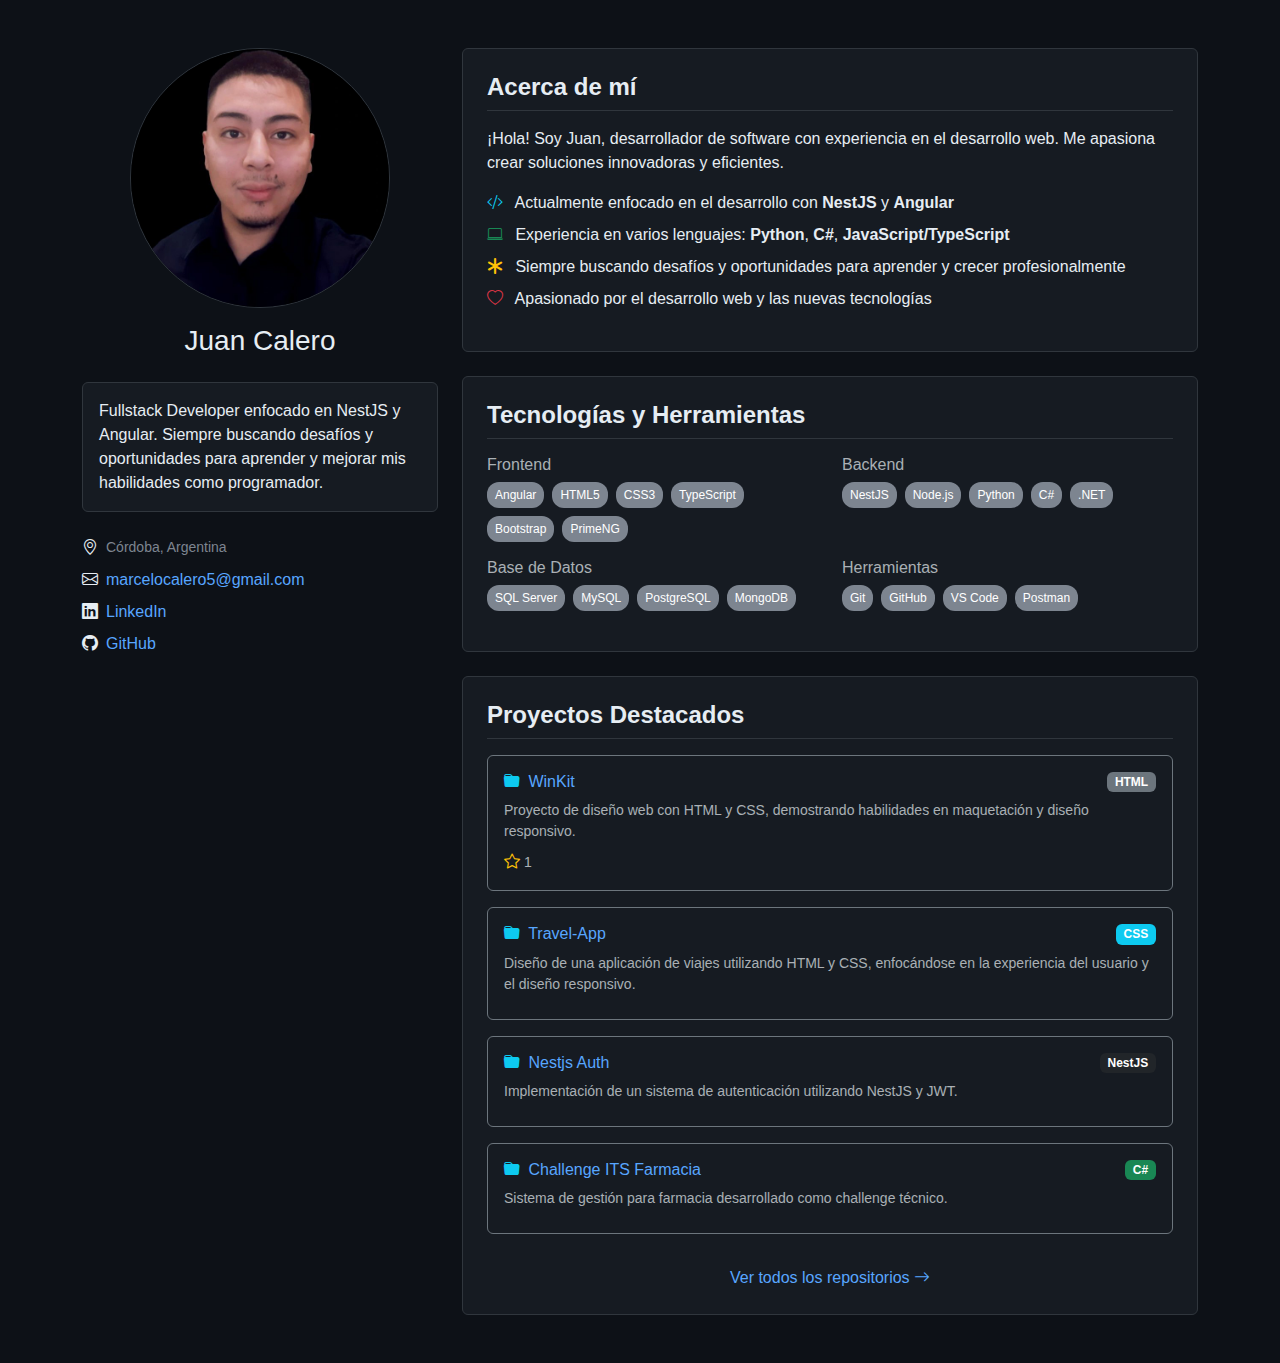
<file: index.html>
<!DOCTYPE html>
<html lang="es" data-bs-theme="dark">
  <head>
    <meta charset="UTF-8" />
    <meta name="viewport" content="width=device-width, initial-scale=1.0" />
    <title>Juan Calero - Fullstack Developer</title>
    <link
      href="https://cdn.jsdelivr.net/npm/bootstrap@5.3.2/dist/css/bootstrap.min.css"
      rel="stylesheet"
    />
    <link
      rel="stylesheet"
      href="https://cdn.jsdelivr.net/npm/bootstrap-icons@1.11.0/font/bootstrap-icons.css"
    />
    <link rel="stylesheet" href="styles.css" />
  </head>
  <body>
    <div class="container py-5">
      <div class="row">
        <div class="col-md-4">
          <div class="text-center mb-4">
            <img
              src="assets/profile.jpeg"
              alt="Juan Calero"
              class="profile-img mb-3"
            />
            <h1 class="h3 mb-0">Juan Calero</h1>
          </div>

          <div class="github-card p-3 mb-4">
            <p class="bio-text mb-0">
              Fullstack Developer enfocado en NestJS y Angular. Siempre buscando
              desafíos y oportunidades para aprender y mejorar mis habilidades
              como programador.
            </p>
          </div>

          <div class="mb-4">
            <div class="d-flex align-items-center mb-2">
              <i class="bi bi-geo-alt me-2"></i>
              <span class="location-text">Córdoba, Argentina</span>
            </div>
            <div class="d-flex align-items-center mb-2">
              <i class="bi bi-envelope me-2"></i>
              <a href="mailto:marcelocalero5@gmail.com" class="contact-link"
                >marcelocalero5@gmail.com</a
              >
            </div>
            <div class="d-flex align-items-center mb-2">
              <i class="bi bi-linkedin me-2"></i>
              <a
                href="https://www.linkedin.com/in/juan-calero/"
                target="_blank"
                class="contact-link"
                >LinkedIn</a
              >
            </div>
            <div class="d-flex align-items-center">
              <i class="bi bi-github me-2"></i>
              <a
                href="https://github.com/Juancalero01"
                target="_blank"
                class="contact-link"
                >GitHub</a
              >
            </div>
          </div>
        </div>

        <div class="col-md-8">
          <div class="github-card p-4 mb-4">
            <h4 class="section-title">Acerca de mí</h4>
            <div class="bio-text">
              <p class="mb-3">
                ¡Hola! Soy Juan, desarrollador de software con experiencia en el
                desarrollo web. Me apasiona crear soluciones innovadoras y
                eficientes.
              </p>
              <ul class="list-unstyled">
                <li class="mb-2">
                  <i class="bi bi-code-slash text-info me-2"></i>
                  Actualmente enfocado en el desarrollo con
                  <strong>NestJS</strong> y <strong>Angular</strong>
                </li>
                <li class="mb-2">
                  <i class="bi bi-laptop text-success me-2"></i>
                  Experiencia en varios lenguajes: <strong>Python</strong>,
                  <strong>C#</strong>, <strong>JavaScript/TypeScript</strong>
                </li>
                <li class="mb-2">
                  <i class="bi bi-asterisk text-warning me-2"></i>
                  Siempre buscando desafíos y oportunidades para aprender y
                  crecer profesionalmente
                </li>
                <li>
                  <i class="bi bi-heart text-danger me-2"></i>
                  Apasionado por el desarrollo web y las nuevas tecnologías
                </li>
              </ul>
            </div>
          </div>

          <div class="github-card p-4 mb-4">
            <h4 class="section-title">Tecnologías y Herramientas</h4>
            <div class="row">
              <div class="col-md-6 mb-3">
                <h6 class="text-muted mb-2">Frontend</h6>
                <div class="d-flex flex-wrap gap-2">
                  <span class="skill-badge">Angular</span>
                  <span class="skill-badge">HTML5</span>
                  <span class="skill-badge">CSS3</span>
                  <span class="skill-badge">TypeScript</span>
                  <span class="skill-badge">Bootstrap</span>
                  <span class="skill-badge">PrimeNG</span>
                </div>
              </div>
              <div class="col-md-6 mb-3">
                <h6 class="text-muted mb-2">Backend</h6>
                <div class="d-flex flex-wrap gap-2">
                  <span class="skill-badge">NestJS</span>
                  <span class="skill-badge">Node.js</span>
                  <span class="skill-badge">Python</span>
                  <span class="skill-badge">C#</span>
                  <span class="skill-badge">.NET</span>
                </div>
              </div>
              <div class="col-md-6 mb-3">
                <h6 class="text-muted mb-2">Base de Datos</h6>
                <div class="d-flex flex-wrap gap-2">
                  <span class="skill-badge">SQL Server</span>
                  <span class="skill-badge">MySQL</span>
                  <span class="skill-badge">PostgreSQL</span>
                  <span class="skill-badge">MongoDB</span>
                </div>
              </div>
              <div class="col-md-6 mb-3">
                <h6 class="text-muted mb-2">Herramientas</h6>
                <div class="d-flex flex-wrap gap-2">
                  <span class="skill-badge">Git</span>
                  <span class="skill-badge">GitHub</span>
                  <span class="skill-badge">VS Code</span>
                  <span class="skill-badge">Postman</span>
                </div>
              </div>
            </div>
          </div>

          <div class="github-card p-4">
            <h4 class="section-title">Proyectos Destacados</h4>
            <div class="row">
              <div class="col-12 mb-3">
                <div class="border border-secondary rounded p-3 h-100">
                  <div
                    class="d-flex align-items-start justify-content-between mb-2"
                  >
                    <h6 class="mb-0">
                      <i class="bi bi-folder-fill text-info me-1"></i>
                      <a
                        href="https://github.com/Juancalero01/winkit-design"
                        target="_blank"
                        class="contact-link"
                        >WinKit
                      </a>
                    </h6>
                    <span class="badge bg-secondary">HTML</span>
                  </div>
                  <p class="text-muted small mb-2">
                    Proyecto de diseño web con HTML y CSS, demostrando
                    habilidades en maquetación y diseño responsivo.
                  </p>
                  <div class="d-flex align-items-center">
                    <i class="bi bi-star text-warning me-1"></i>
                    <span class="small text-muted">1</span>
                  </div>
                </div>
              </div>
              <div class="col-12 mb-3">
                <div class="border border-secondary rounded p-3 h-100">
                  <div
                    class="d-flex align-items-start justify-content-between mb-2"
                  >
                    <h6 class="mb-0">
                      <i class="bi bi-folder-fill text-info me-1"></i>
                      <a
                        href="https://github.com/Juancalero01/Travel-app"
                        target="_blank"
                        class="contact-link"
                        >Travel-App</a
                      >
                    </h6>
                    <span class="badge bg-info">CSS</span>
                  </div>
                  <p class="text-muted small mb-2">
                    Diseño de una aplicación de viajes utilizando HTML y CSS,
                    enfocándose en la experiencia del usuario y el diseño
                    responsivo.
                  </p>
                </div>
              </div>
              <div class="col-12 mb-3">
                <div class="border border-secondary rounded p-3 h-100">
                  <div
                    class="d-flex align-items-start justify-content-between mb-2"
                  >
                    <h6 class="mb-0">
                      <i class="bi bi-folder-fill text-info me-1"></i>
                      <a
                        href="https://github.com/Juancalero01/nestjs-auth-example"
                        target="_blank"
                        class="contact-link"
                        >Nestjs Auth</a
                      >
                    </h6>
                    <span class="badge bg-dark">NestJS</span>
                  </div>
                  <p class="text-muted small mb-2">
                    Implementación de un sistema de autenticación utilizando
                    NestJS y JWT.
                  </p>
                </div>
              </div>
              <div class="col-12 mb-3">
                <div class="border border-secondary rounded p-3 h-100">
                  <div
                    class="d-flex align-items-start justify-content-between mb-2"
                  >
                    <h6 class="mb-0">
                      <i class="bi bi-folder-fill text-info me-1"></i>
                      <a
                        href="https://github.com/Juancalero01/challengeitsfarmacia2"
                        target="_blank"
                        class="contact-link"
                        >Challenge ITS Farmacia</a
                      >
                    </h6>
                    <span class="badge bg-success">C#</span>
                  </div>
                  <p class="text-muted small mb-2">
                    Sistema de gestión para farmacia desarrollado como challenge
                    técnico.
                  </p>
                </div>
              </div>
            </div>

            <div class="text-center mt-3">
              <a
                href="https://github.com/Juancalero01?tab=repositories"
                target="_blank"
                class="contact-link"
              >
                Ver todos los repositorios <i class="bi bi-arrow-right"></i>
              </a>
            </div>
          </div>
        </div>
      </div>
    </div>

    <script src="https://cdn.jsdelivr.net/npm/bootstrap@5.3.2/dist/js/bootstrap.bundle.min.js"></script>
  </body>
</html>
</file>
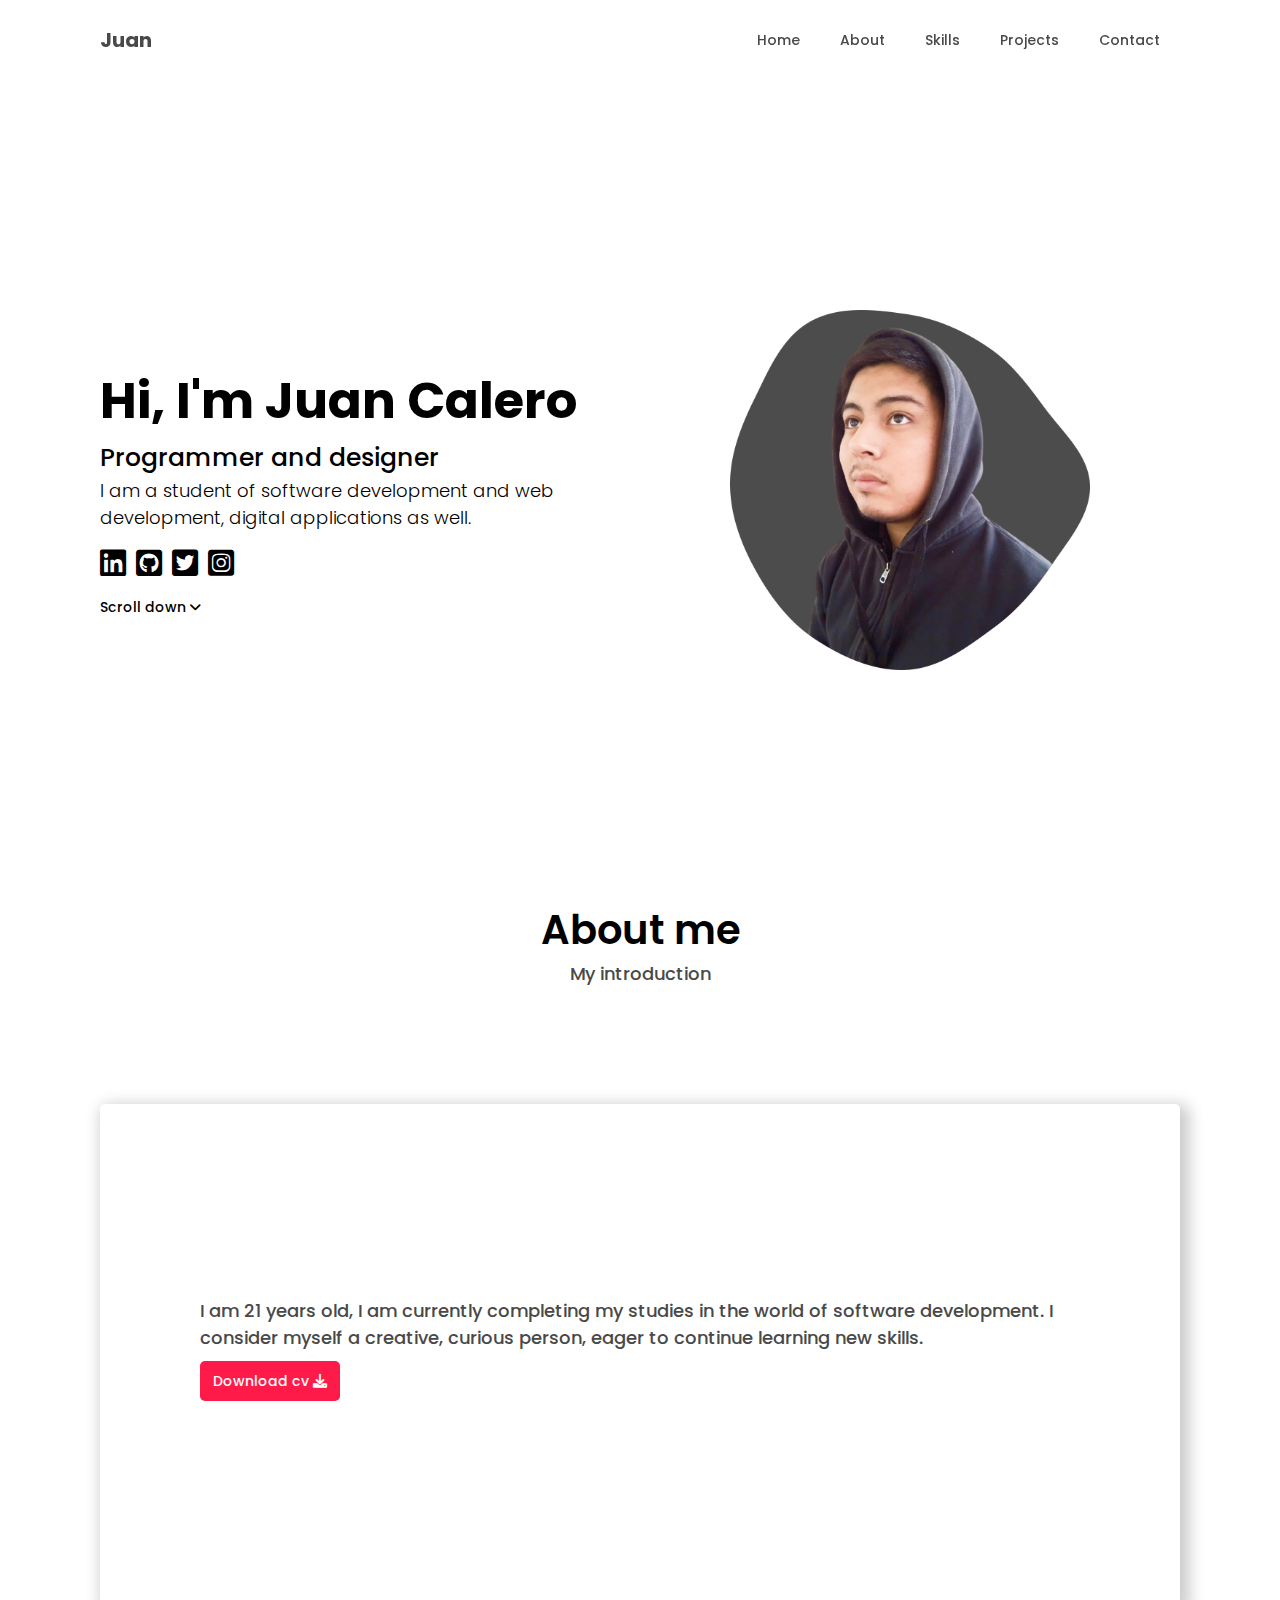
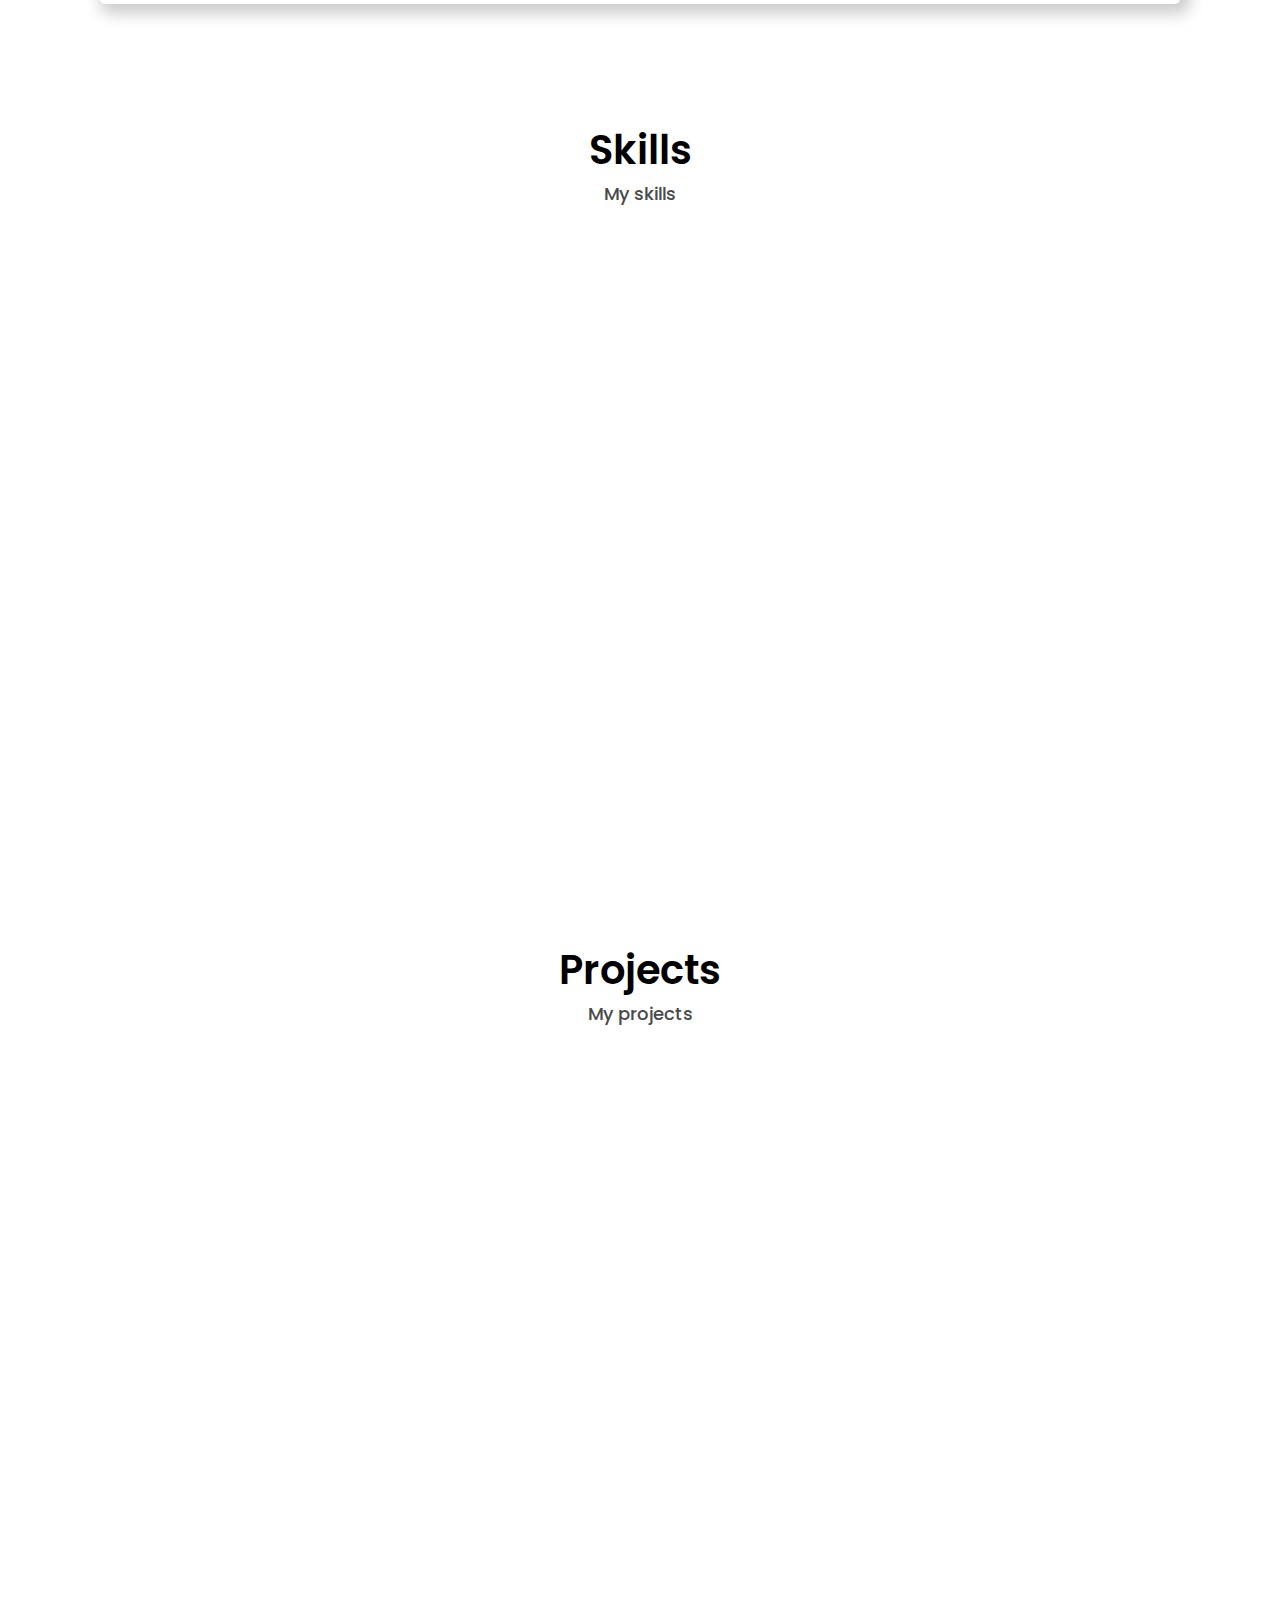
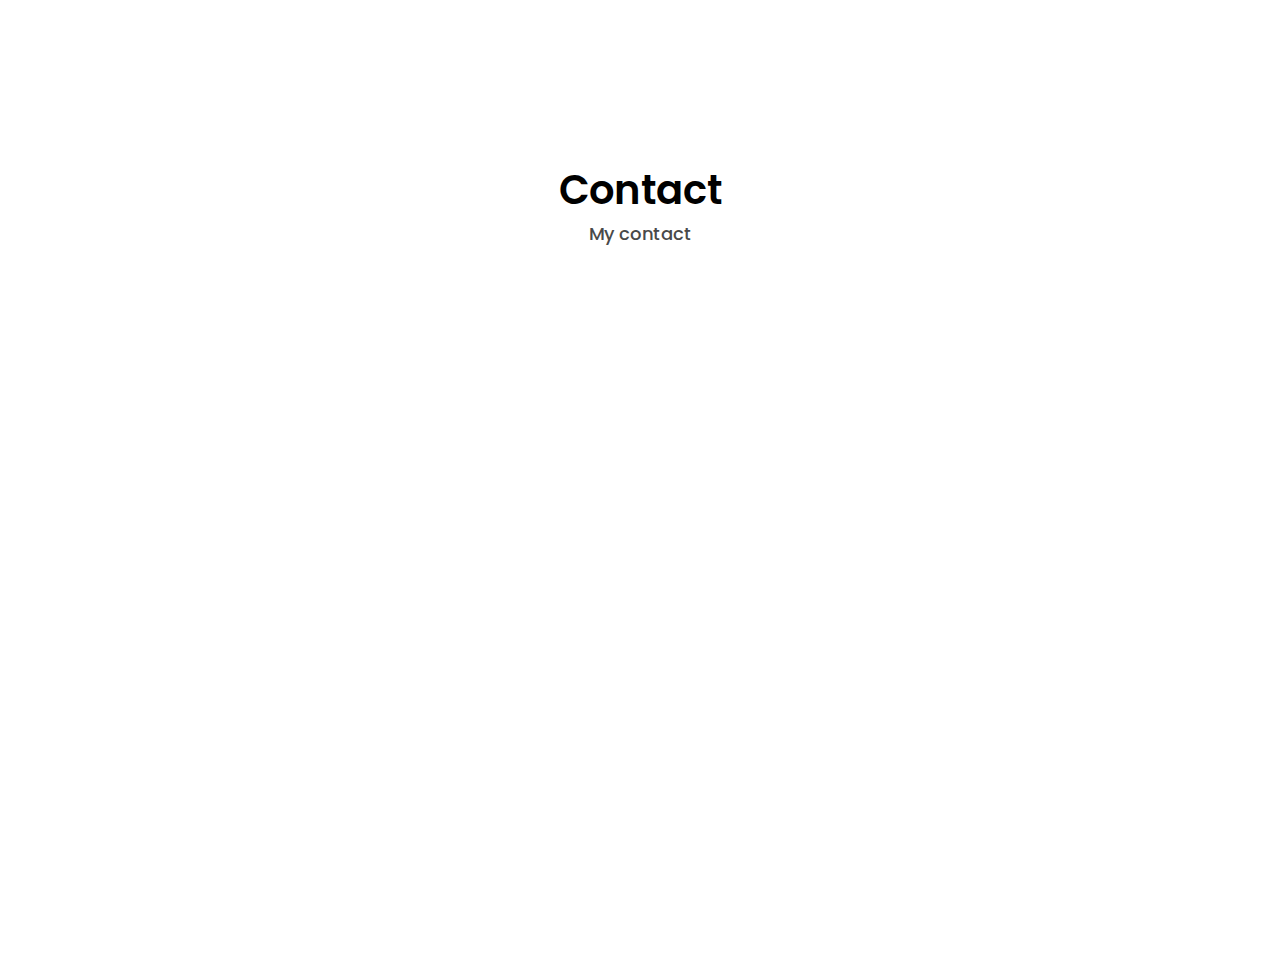
<file: portfolio/index.html>
<!DOCTYPE html>
<html lang="en">

<head>
    <meta charset="UTF-8">
    <meta http-equiv="X-UA-Compatible" content="IE=edge">
    <meta name="viewport" content="width=device-width, initial-scale=1.0">
    <link rel="stylesheet" href="https://cdnjs.cloudflare.com/ajax/libs/font-awesome/6.0.0/css/all.min.css">
    <link rel="preconnect" href="https://fonts.googleapis.com">
    <link rel="preconnect" href="https://fonts.gstatic.com" crossorigin>
    <link href="https://fonts.googleapis.com/css2?family=Poppins:wght@400;500;600;700&display=swap" rel="stylesheet">
    <link rel="icon" type="image/x-icon" href="img/favicon.ico'">
    <link rel="stylesheet" href="css/style.css">
    <title>Portfolio</title>

</head>

<body>
    <nav class="navbar-container">
        <input type="checkbox" id="navbar-click">
        <label for="navbar-click" class="navbar-button"><i class="fa-solid fa-bars-staggered fa-2x"></i></label>
        <div class="navbar-logo">
            <a href="#">Juan</a>
        </div>
        <ul>
            <li><a href="#">Home</a></li>
            <li><a href="#">About</a></li>
            <li><a href="#">Skills</a></li>
            <li><a href="#">Projects</a></li>
            <li><a href="#">Contact</a></li>
        </ul>
    </nav>
    <div class="home-container">
        <div class="home-title">
            <h1>Hi, I'm Juan Calero</h1>
            <h2>Programmer and designer</h2>
            <p>I am a student of software development and web development, digital applications as well.</p>
            <ul>
                <li><a href="#"><i class="fa-brands fa-linkedin"></i></a></li>
                <li><a href="#"><i class="fa-brands fa-github-square"></i></a></li>
                <li><a href="#"><i class="fa-brands fa-twitter-square"></i></a></li>
                <li><a href="#"><i class="fa-brands fa-instagram-square"></i></a></li>
            </ul>
            <a href="#"> Scroll down <i class="fa-solid fa-angle-down"></i></a>
        </div>
        <div class="home-image">
            <img src="img/me.png" alt="me">
        </div>
    </div>

    <div class="about-container">
        <div class="about-title">
            <h1>About me</h1>
            <p>My introduction</p>
        </div>
        <div class="about-description">
            <div class="about-box">
                <div class="about-text">
                    <p>
                        I am 21 years old, I am currently completing my studies in
                        the world of software development.
                        I consider myself a creative, curious person, eager to continue learning new skills.
                    </p>
                    <a href="documents/curriculum.pdf" download>Download cv <i class="fa-solid fa-download"></i></a>
                </div>
            </div>
        </div>
    </div>

    <div class="skills-container">
        <div class="skills-title">
            <h1>Skills</h1>
            <p>My skills</p>
        </div>
    </div>

    <div class="projects-container">
        <div class="projects-title">
            <h1>Projects</h1>
            <p>My projects</p>
        </div>
    </div>

    <div class="contact-container">
        <div class="contact-title">
            <h1>Contact</h1>
            <p>My contact</p>
        </div>
    </div>
</body>

</html>
</file>
<file: styles.css>
:root {
  --github-bg: #0d1117;
  --github-border: #30363d;
  --github-card: #161b22;
  --github-text: #e6edf3;
  --github-text-secondary: #7d8590;
  --github-accent: #58a6ff;
  --github-green: #39d353;
}

body {
  background-color: var(--github-bg) !important;
  color: var(--github-text) !important;
  font-family: -apple-system, BlinkMacSystemFont, "Segoe UI", "Noto Sans",
    Helvetica, Arial, sans-serif;
}

.github-card {
  background-color: var(--github-card);
  border: 1px solid var(--github-border);
  border-radius: 6px;
}

.profile-img {
  width: 260px;
  height: 260px;
  border-radius: 50%;
  border: 1px solid var(--github-border);
}

.skill-badge {
  background-color: var(--github-text-secondary);
  color: white;
  padding: 4px 8px;
  border-radius: 12px;
  font-size: 12px;
  font-weight: 500;
}

.location-text,
.email-text {
  color: var(--github-text-secondary);
  font-size: 14px;
}

.bio-text {
  color: var(--github-text);
  line-height: 1.5;
}

.section-title {
  color: var(--github-text);
  font-weight: 600;
  margin-bottom: 16px;
  padding-bottom: 8px;
  border-bottom: 1px solid var(--github-border);
}

.contact-link {
  color: var(--github-accent);
  text-decoration: none;
}

.contact-link:hover {
  text-decoration: underline;
}

.stats-number {
  color: var(--github-text);
  font-weight: 600;
}

.stats-label {
  color: var(--github-text-secondary);
  font-size: 14px;
}
</file>
<file: portfolio/css/style.css>
*{
    padding: 0;
    margin: 0;
    box-sizing: border-box;
    font-family: 'Poppins', sans-serif;
    text-decoration: none;
    list-style: none;
}
/* NAVBAR */
.navbar-container{
    display: flex;
    height: 80px;
    width: 100%;
    position: sticky;
    top: 0;
    background-color: rgba(255, 255, 255, 0.900);
    backdrop-filter: blur(6px); 
}
.navbar-container .navbar-logo{
    display: flex;
    align-items: center;
    width: 100%;
    margin: 0 0 0 100px;
}
.navbar-container .navbar-logo a{
    color: #494949;
    font-size: 20px;
    font-weight: 700;
}
.navbar-container ul{
    margin: 0 100px 0 0;
    display: flex;
    justify-content: end;
    align-items: center;
    width: 100%;
}
.navbar-container ul li{
    display: flex;
    align-items: center;
    margin: 0 20px;
}
.navbar-container ul li a{
    color: #494949;
    font-size: 14px;
    font-weight: 500;
}
.navbar-container ul li a:hover{
    color: #000000;
    transition: .6s;
    transform: translateY(-0.25em);
}
.navbar-container .navbar-button{
    font-size: 20px;
    color: #ffffff;
    cursor: pointer;
    display: none;
}
#navbar-click{
    display: none;
}

/* HOME */
.home-container{
    height: calc(100vh - 80px);
    width: 100%;
    display: flex;
}
.home-container .home-title{
    height: 100%;
    width: 100%;
    margin: 0 0 0 100px;
    display: flex;
    flex-direction: column;
    justify-content: center;
}
.home-container .home-title h1{
    font-size: 50px;
    font-weight: 700;
}
.home-container .home-title h2{
    font-size: 25px;
    font-weight: 500;
}
.home-container .home-title p{
    font-size: 18px;
    font-weight: 300;
}
.home-container .home-title ul{
    display: flex;
}
.home-container .home-title ul li{
    margin: 10px 10px 10px 0px; 
}
.home-container .home-title ul li a{
    color: #000000;
    font-size: 30px; 
}
.home-container .home-title a{
    color: #000000;
    font-size: 14px;
    font-weight: 500;
}
.home-container .home-image{
    height: 100%;
    width: 100%;
    margin: 0 100px 0 0;
    display: flex;
    align-items: center;
    justify-content: center;
}
.home-container .home-image img{
    height: 360px;
    width: 360px;
}

.about-container{
    height: calc(100vh - 80px);
    width: 100%;
    display: flex;
    flex-direction: column;
}
.about-container .about-title{
    display: flex;
    flex-direction: column;
    justify-content: center;
    align-items: center;
}
.about-container .about-title h1{
    font-size: 40px;
    font-weight: 600;
}
.about-container .about-title p{
    color: #494949;
    font-size: 18px;
    font-weight: 500;
}
.about-container .about-description{
    height: 100%;
    width: 100%;
    display: flex;
    justify-content: center;
    align-items: center;
}
.about-container .about-description .about-box{
    display: flex;
    min-height: 500px;
    margin: 0 100px;
    border-radius: 5px;
    box-shadow: 5px 5px 15px 5px rgba(0,0,0,0.20);  
}

.about-container .about-description .about-box .about-text{
    display: flex;
    justify-content: center;
    flex-direction: column;
    margin: 0 100px;
}
.about-container .about-description .about-box .about-text p{
    color: #494949;
    font-size: 18px;
    font-weight: 500;
}
.about-container .about-description .about-box .about-text a{
    width: 140px;
    height: 40px;
    margin: 10px 0;
    padding: 10px;
    font-size: 14px;
    font-weight: 500;
    text-align: center;
    background-color: #ff1b49;
    color: #ffffff;
    border-radius: 5px;
}
.about-container .about-description .about-box .about-text a:hover{
    background-color: #dc143c;
}


.skills-container{
    height: calc(100vh - 80px);
    width: 100%;
    display: flex;
    flex-direction: column;
}
.skills-container .skills-title{
    display: flex;
    flex-direction: column;
    justify-content: center;
    align-items: center;
}
.skills-container .skills-title h1{
    font-size: 40px;
    font-weight: 600;
}
.skills-container .skills-title p{
    color: #494949;
    font-size: 18px;
    font-weight: 500;
}


.projects-container{
    height: calc(100vh - 80px);
    width: 100%;
    display: flex;
    flex-direction: column;
}
.projects-container .projects-title{
    display: flex;
    flex-direction: column;
    justify-content: center;
    align-items: center;
}
.projects-container .projects-title h1{
    font-size: 40px;
    font-weight: 600;
}
.projects-container .projects-title p{
    color: #494949;
    font-size: 18px;
    font-weight: 500;
}


.contact-container{
    height: calc(100vh - 80px);
    width: 100%;
    display: flex;
    flex-direction: column;
}
.contact-container .contact-title{
    display: flex;
    flex-direction: column;
    justify-content: center;
    align-items: center;
}
.contact-container .contact-title h1{
    font-size: 40px;
    font-weight: 600;
}
.contact-container .contact-title p{
    color: #494949;
    font-size: 18px;
    font-weight: 500;
}
</file>
